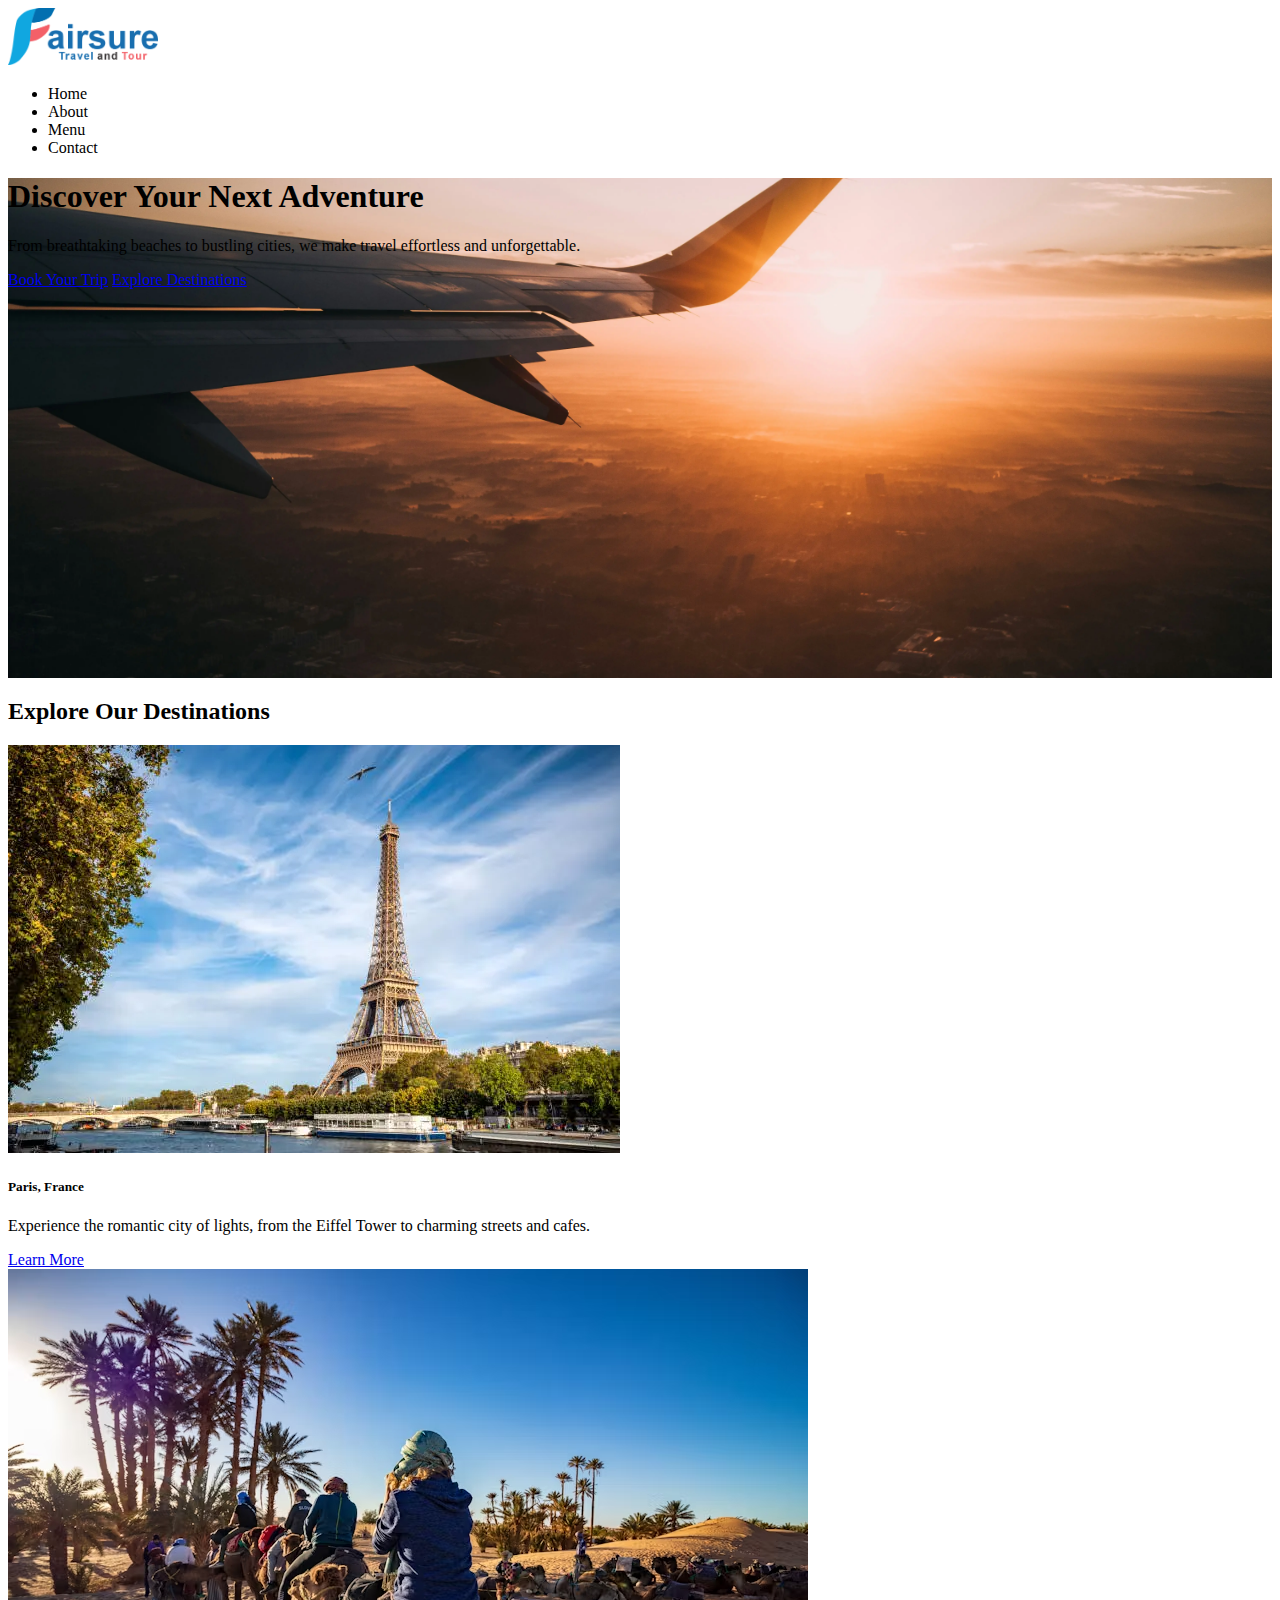
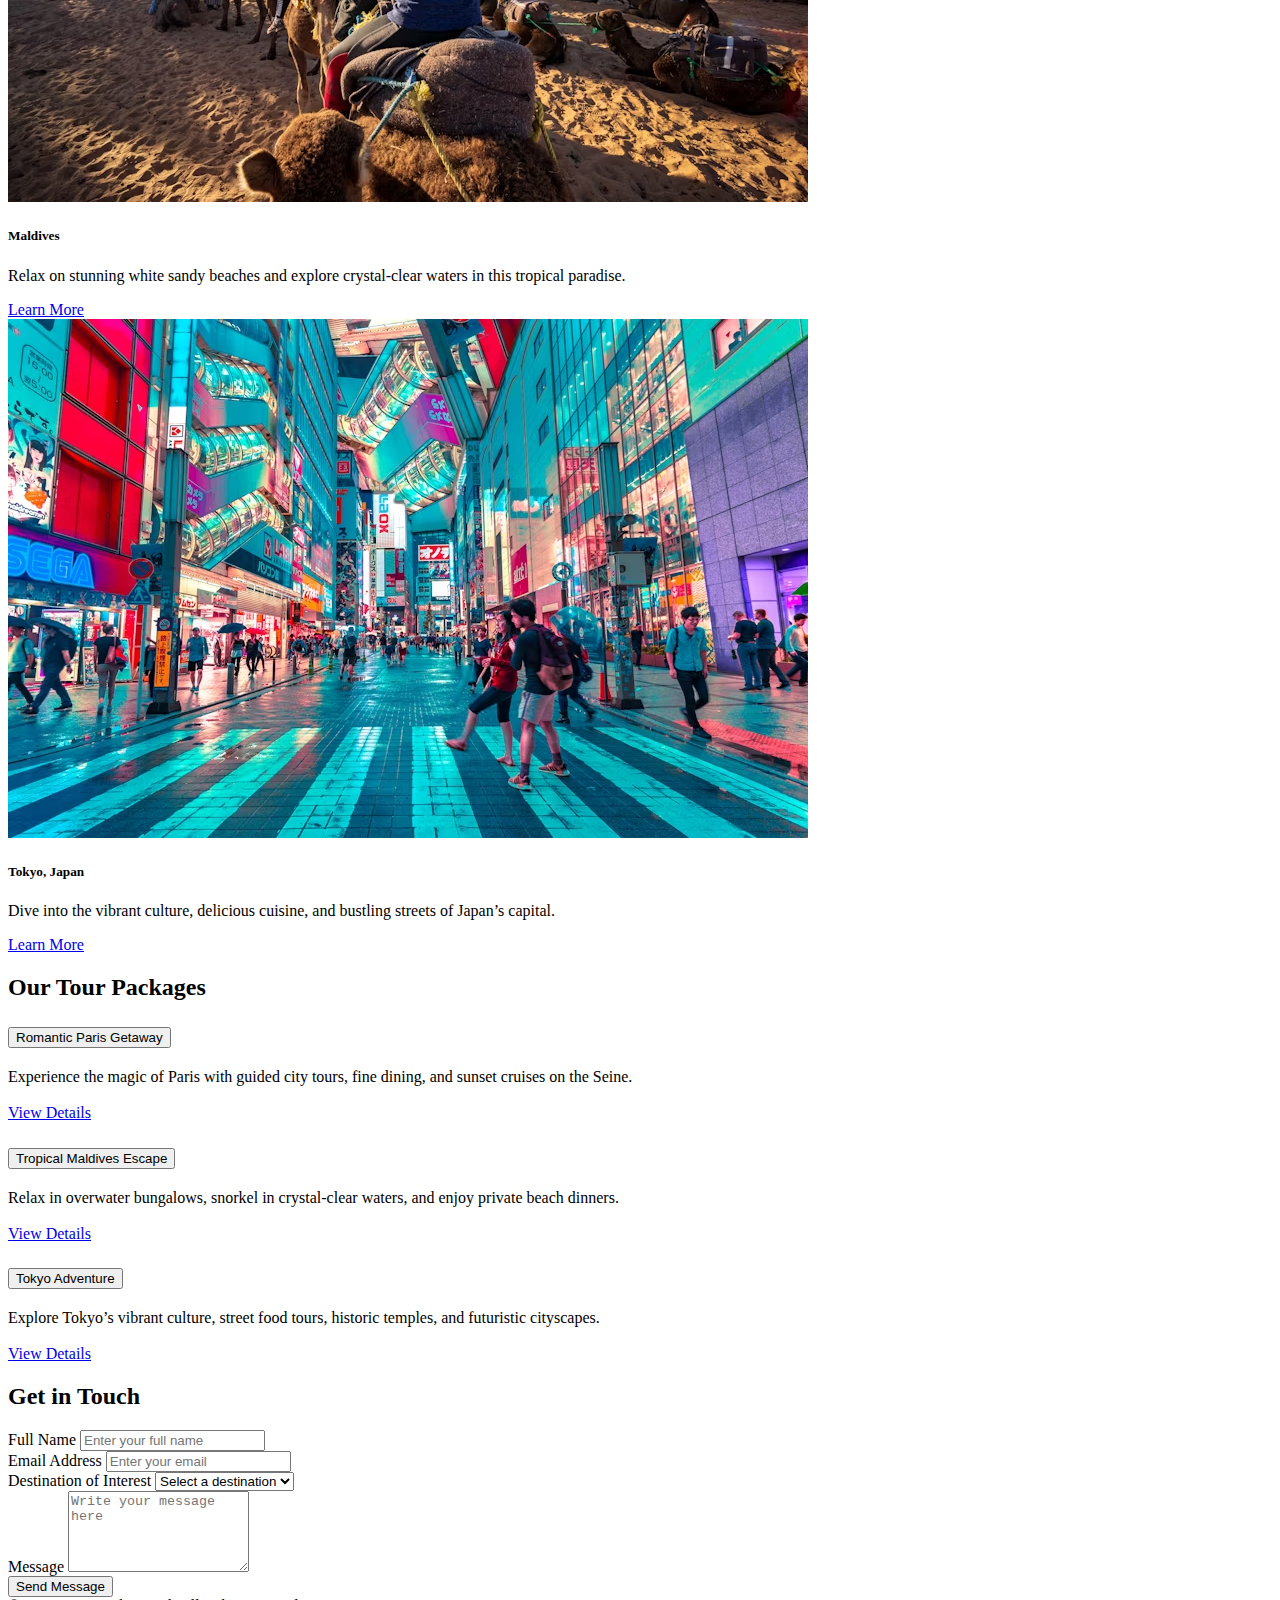
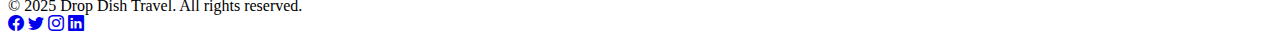
<file: checkpoints/Bootstrap Components Checkpoint/index.html>
<!DOCTYPE html>
<html lang="en">
	<head>
		<meta charset="UTF-8" />
		<meta name="viewport" content="width=device-width, initial-scale=1.0" />
		<title>Travel</title>
		<link
			href="https://cdn.jsdelivr.net/npm/bootstrap@5.3.8/dist/css/bootstrap.min.css"
			rel="stylesheet"
			integrity="sha384-sRIl4kxILFvY47J16cr9ZwB07vP4J8+LH7qKQnuqkuIAvNWLzeN8tE5YBujZqJLB"
			crossorigin="anonymous"
		/>
		<link
			rel="stylesheet"
			href="https://cdn.jsdelivr.net/npm/bootstrap-icons@1.10.5/font/bootstrap-icons.css"
		/>
	</head>
	<body>
		<div class="container">
			<section
				class="d-flex justify-content-between align-items-center py-2 mb-3"
				id="HeaderSection"
			>
				<div class="logo h-auto w-25">
					<img
						src="./images/logo.png"
						alt=""
						class=""
						style="max-width: 150px; height: auto"
					/>
				</div>
				<nav class="">
					<ul class="d-flex list-unstyled gap-3">
						<li>Home</li>
						<li>About</li>
						<li>Menu</li>
						<li>Contact</li>
					</ul>
				</nav>
			</section>
			<section class="" id="HeroSection">
				<div
					class="py-5 align-items-end row px-2 rounded-5"
					style="
						background-image: url('./images/bg7.webp');
						background-size: cover;
						background-position: center;
						height: 500px;
					"
				>
					<div class="">
						<h1 class="display-4 text-light fw-bold mb-3">
							Discover Your Next Adventure
						</h1>
						<p class="lead mb-4 text-light">
							From breathtaking beaches to bustling cities, we make travel
							effortless and unforgettable.
						</p>
						<a href="#Booking" class="btn btn-primary btn-lg me-3"
							>Book Your Trip</a
						>
						<a href="#Destinations" class="btn btn-outline-light btn-lg"
							>Explore Destinations</a
						>
					</div>
				</div>
			</section>
			<section class="" id="DestinationSections">
				<div class="container">
					<h2 class="text-center display-5 fw-bold my-5">
						Explore Our Destinations
					</h2>
					<div class="row g-4">
						<div class="col-md-4">
							<div class="card h-100">
								<img
									src="./images/paris.webp"
									class="card-img-top"
									alt="Paris"
								/>
								<div class="card-body d-flex flex-column">
									<h5 class="card-title">Paris, France</h5>
									<p class="card-text">
										Experience the romantic city of lights, from the Eiffel
										Tower to charming streets and cafes.
									</p>
									<a href="#Paris" class="btn btn-primary mt-auto"
										>Learn More</a
									>
								</div>
							</div>
						</div>

						<div class="col-md-4">
							<div class="card h-100">
								<img
									src="./images/sahara.avif"
									class="card-img-top"
									alt="Maldives"
								/>
								<div class="card-body d-flex flex-column">
									<h5 class="card-title">Maldives</h5>
									<p class="card-text">
										Relax on stunning white sandy beaches and explore
										crystal-clear waters in this tropical paradise.
									</p>
									<a href="#Maldives" class="btn btn-primary mt-auto"
										>Learn More</a
									>
								</div>
							</div>
						</div>

						<div class="col-md-4">
							<div class="card h-100">
								<img
									src="./images/tokyo.avif"
									class="card-img-top"
									alt="Tokyo"
								/>
								<div class="card-body d-flex flex-column">
									<h5 class="card-title">Tokyo, Japan</h5>
									<p class="card-text">
										Dive into the vibrant culture, delicious cuisine, and
										bustling streets of Japan’s capital.
									</p>
									<a href="#Tokyo" class="btn btn-primary mt-auto"
										>Learn More</a
									>
								</div>
							</div>
						</div>
					</div>
				</div>
			</section>
			<section id="Tours" class="py-5">
				<div class="container">
					<h2 class="text-center display-5 fw-bold mb-5">Our Tour Packages</h2>

					<div class="accordion" id="tourAccordion">
						<div class="accordion-item">
							<h2 class="accordion-header" id="tourOneHeading">
								<button
									class="accordion-button"
									type="button"
									data-bs-toggle="collapse"
									data-bs-target="#tourOne"
									aria-expanded="true"
									aria-controls="tourOne"
								>
									Romantic Paris Getaway
								</button>
							</h2>
							<div
								id="tourOne"
								class="accordion-collapse collapse show"
								aria-labelledby="tourOneHeading"
								data-bs-parent="#tourAccordion"
							>
								<div class="accordion-body">
									Experience the magic of Paris with guided city tours, fine
									dining, and sunset cruises on the Seine.
									<br /><br />
									<a href="#ParisDetails" class="btn btn-outline-primary btn-sm"
										>View Details</a
									>
								</div>
							</div>
						</div>

						<div class="accordion-item">
							<h2 class="accordion-header" id="tourTwoHeading">
								<button
									class="accordion-button collapsed"
									type="button"
									data-bs-toggle="collapse"
									data-bs-target="#tourTwo"
									aria-expanded="false"
									aria-controls="tourTwo"
								>
									Tropical Maldives Escape
								</button>
							</h2>
							<div
								id="tourTwo"
								class="accordion-collapse collapse"
								aria-labelledby="tourTwoHeading"
								data-bs-parent="#tourAccordion"
							>
								<div class="accordion-body">
									Relax in overwater bungalows, snorkel in crystal-clear waters,
									and enjoy private beach dinners.
									<br /><br />
									<a
										href="#MaldivesDetails"
										class="btn btn-outline-primary btn-sm"
										>View Details</a
									>
								</div>
							</div>
						</div>

						<div class="accordion-item">
							<h2 class="accordion-header" id="tourThreeHeading">
								<button
									class="accordion-button collapsed"
									type="button"
									data-bs-toggle="collapse"
									data-bs-target="#tourThree"
									aria-expanded="false"
									aria-controls="tourThree"
								>
									Tokyo Adventure
								</button>
							</h2>
							<div
								id="tourThree"
								class="accordion-collapse collapse"
								aria-labelledby="tourThreeHeading"
								data-bs-parent="#tourAccordion"
							>
								<div class="accordion-body">
									Explore Tokyo’s vibrant culture, street food tours, historic
									temples, and futuristic cityscapes.
									<br /><br />
									<a href="#TokyoDetails" class="btn btn-outline-primary btn-sm"
										>View Details</a
									>
								</div>
							</div>
						</div>
					</div>
				</div>
			</section>

			<section id="Contact" class="py-5 bg-light">
				<div class="container">
					<h2 class="text-center display-5 fw-bold mb-5">Get in Touch</h2>

					<div class="row justify-content-center">
						<div class="col-md-8">
							<form>
								<div class="mb-3">
									<label for="name" class="form-label">Full Name</label>
									<input
										type="text"
										class="form-control"
										id="name"
										placeholder="Enter your full name"
										required
									/>
								</div>

								<div class="mb-3">
									<label for="email" class="form-label">Email Address</label>
									<input
										type="email"
										class="form-control"
										id="email"
										placeholder="Enter your email"
										required
									/>
								</div>

								<div class="mb-3">
									<label for="destination" class="form-label"
										>Destination of Interest</label
									>
									<select class="form-select" id="destination" required>
										<option selected disabled>Select a destination</option>
										<option value="paris">Paris, France</option>
										<option value="maldives">Maldives</option>
										<option value="tokyo">Tokyo, Japan</option>
										<option value="safari">African Safari</option>
									</select>
								</div>

								<div class="mb-3">
									<label for="message" class="form-label">Message</label>
									<textarea
										class="form-control"
										id="message"
										rows="5"
										placeholder="Write your message here"
										required
									></textarea>
								</div>

								<div class="text-center">
									<button type="submit" class="btn btn-primary btn-lg">
										Send Message
									</button>
								</div>
							</form>
						</div>
					</div>
				</div>
			</section>

			<footer class="bg-dark text-white py-4 px-3">
				<div
					class="d-flex flex-column flex-md-row justify-content-between align-items-center"
				>
					<div class="mb-3 mb-md-0">
						&copy; 2025 Drop Dish Travel. All rights reserved.
					</div>

					<div>
						<a href="#" class="text-white me-3 fs-5"
							><i class="bi bi-facebook"></i
						></a>
						<a href="#" class="text-white me-3 fs-5"
							><i class="bi bi-twitter"></i
						></a>
						<a href="#" class="text-white me-3 fs-5"
							><i class="bi bi-instagram"></i
						></a>
						<a href="#" class="text-white fs-5"
							><i class="bi bi-linkedin"></i
						></a>
					</div>
				</div>
			</footer>
		</div>

		<script
			src="https://cdn.jsdelivr.net/npm/bootstrap@5.3.8/dist/js/bootstrap.bundle.min.js"
			integrity="sha384-FKyoEForCGlyvwx9Hj09JcYn3nv7wiPVlz7YYwJrWVcXK/BmnVDxM+D2scQbITxI"
			crossorigin="anonymous"
		></script>
	</body>
</html>
</file>
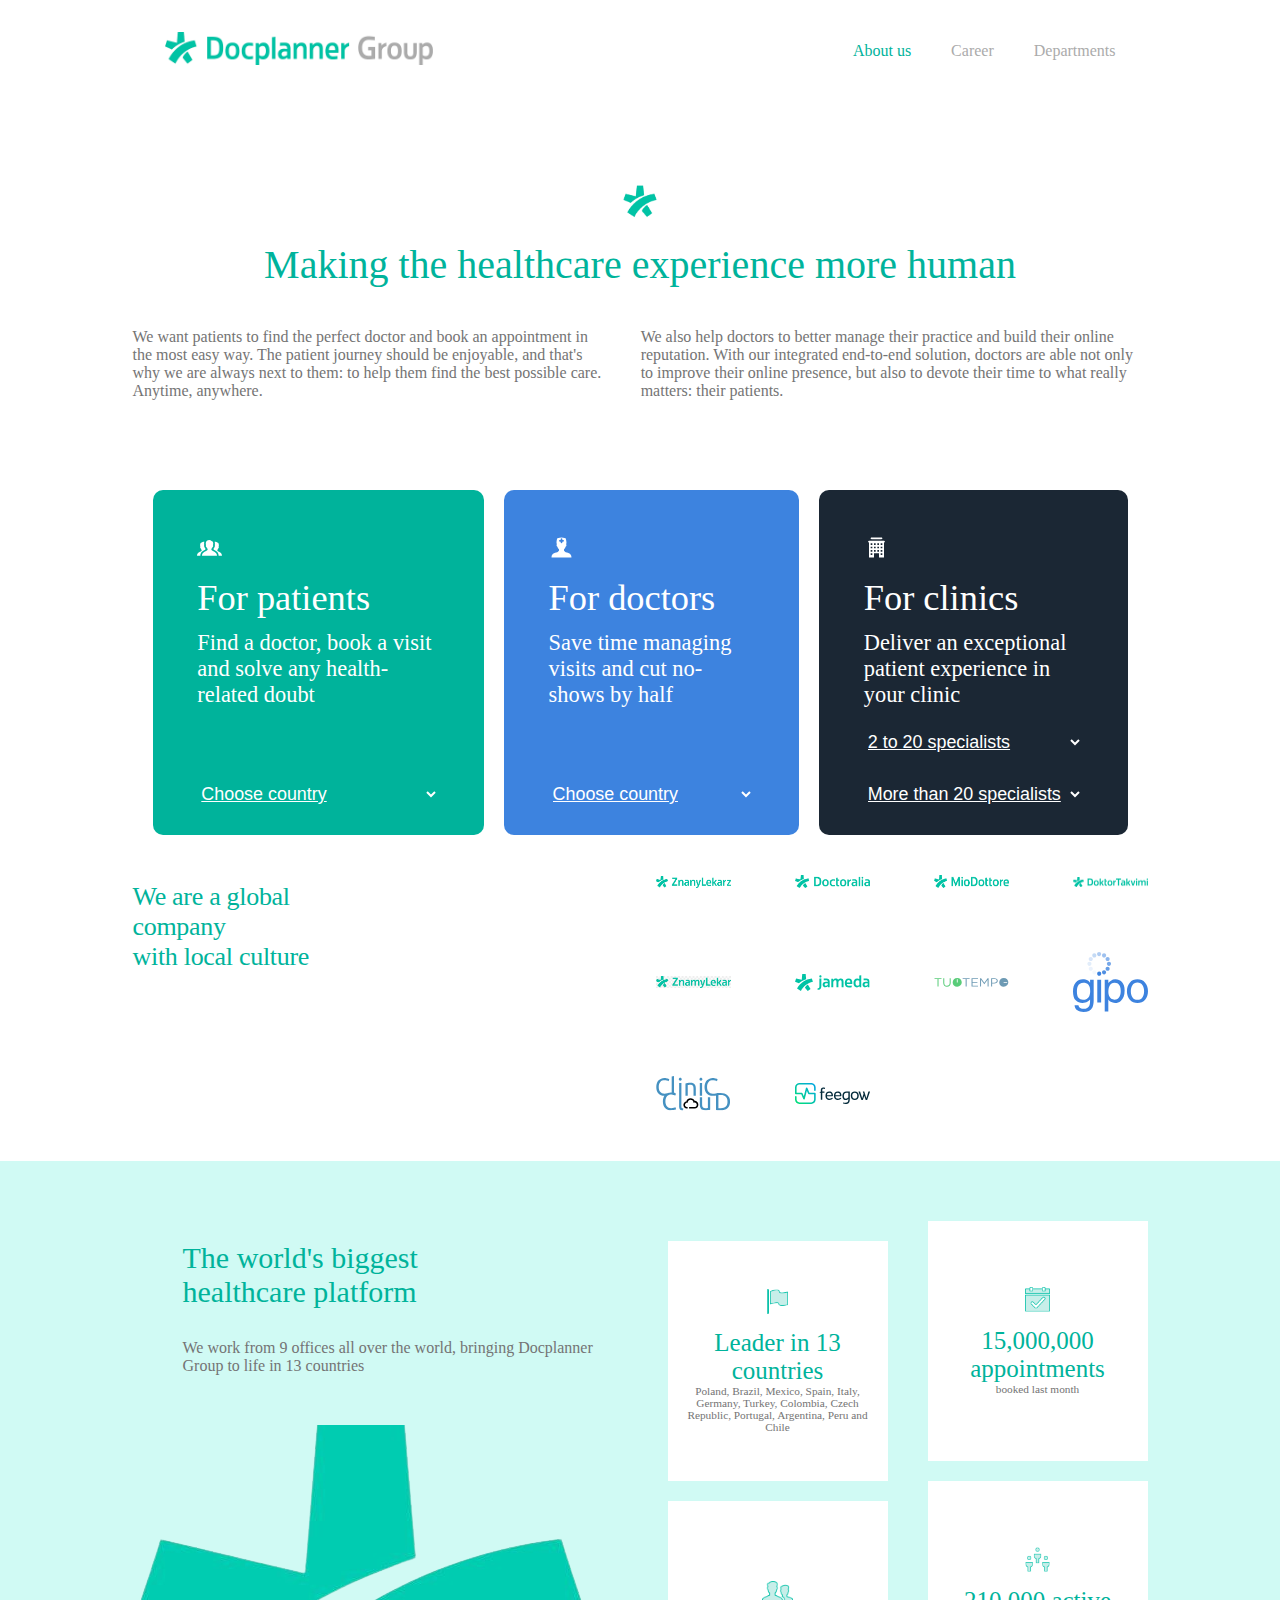
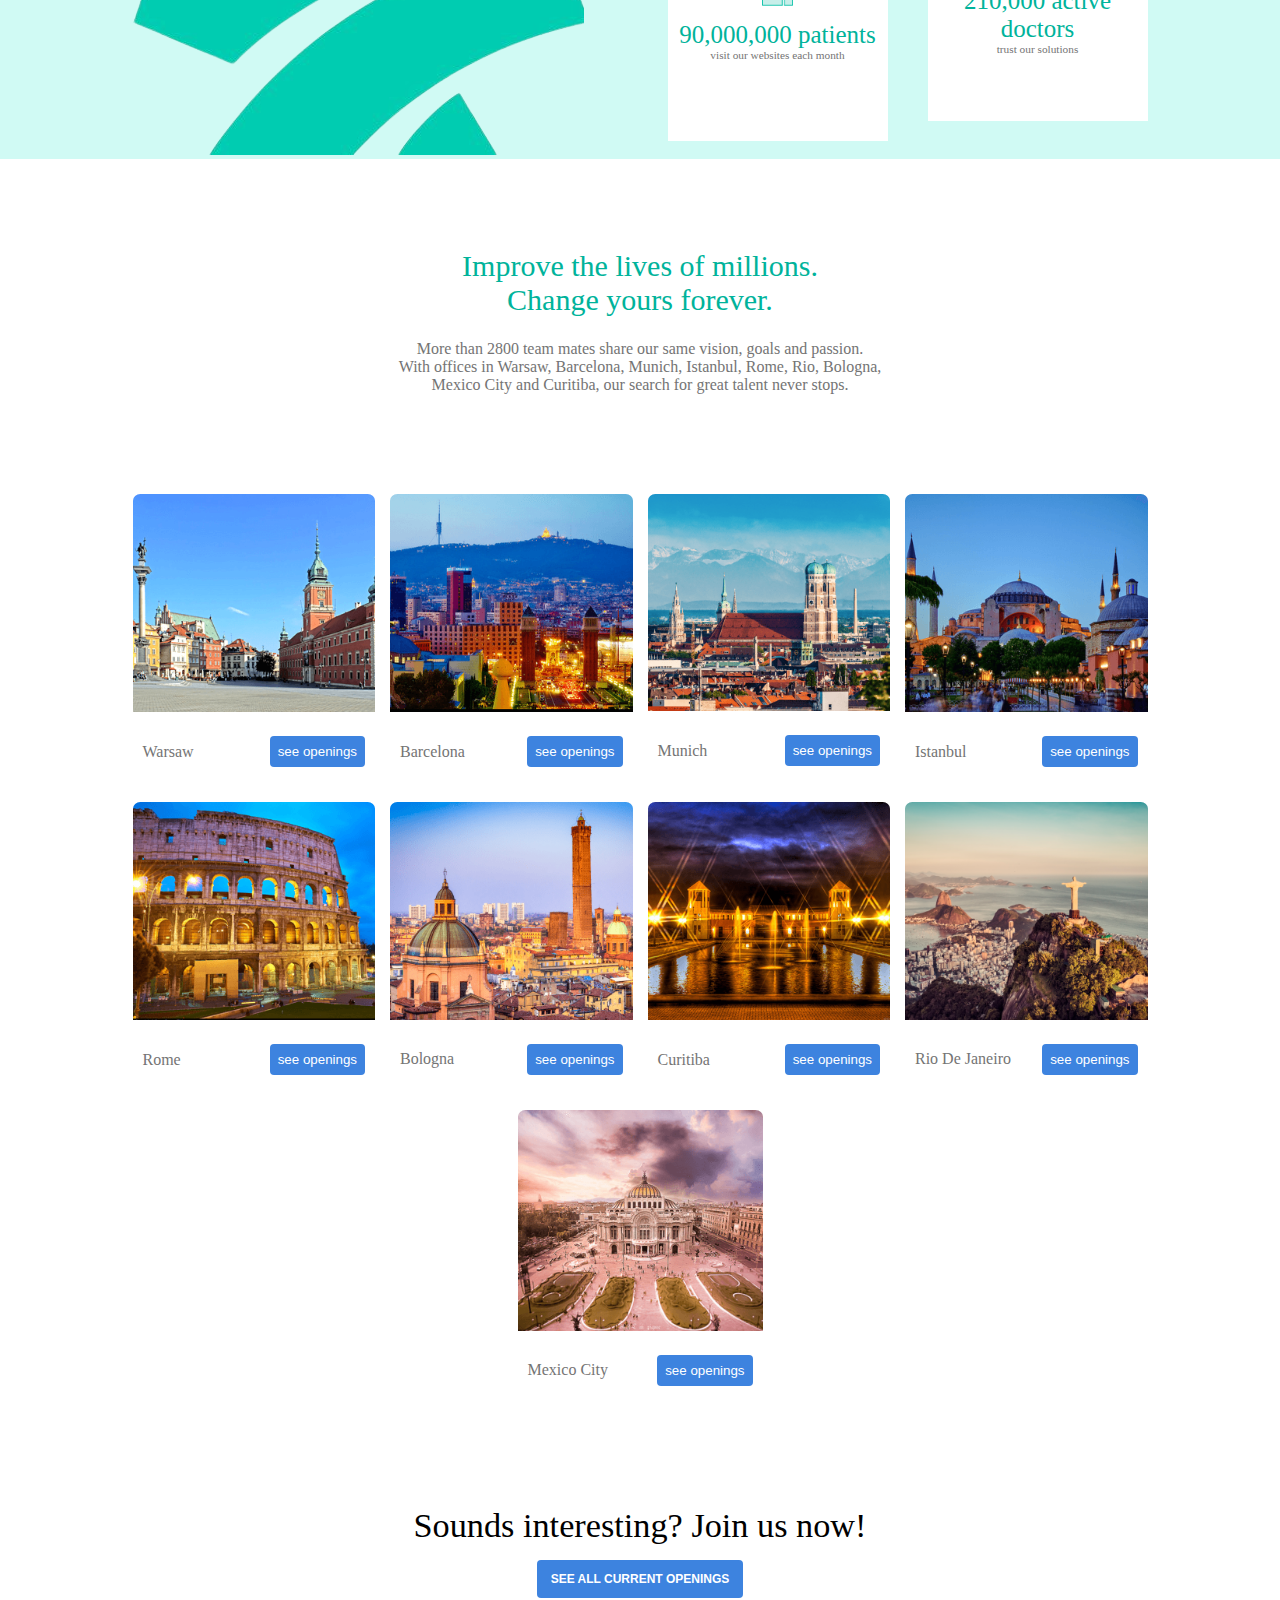
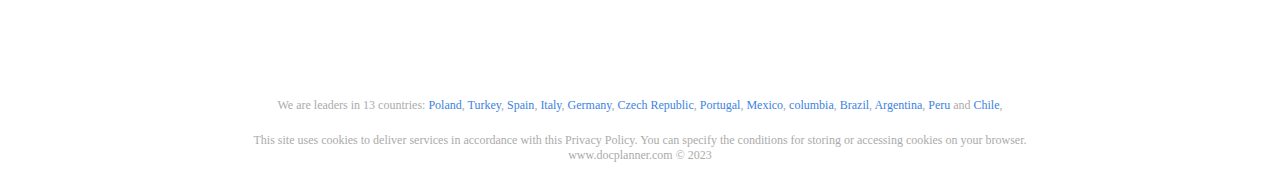
<file: checkpoints/CSS Layout Project/index.html>
<!DOCTYPE html>
<html lang="en">
	<head>
		<meta charset="UTF-8" />
		<meta name="viewport" content="width=device-width, initial-scale=1.0" />
		<title>Docplanner Group</title>
		<link rel="stylesheet" href="style.css" />
	</head>
	<body>
		<header class="flex header">
			<div class="">
				<a href="" class=""
					><img src="./Images/logos/FullLogo.webp" alt=""
				/></a>
			</div>
			<nav>
				<ul class="nav-links">
					<li><a href="#" id="about">About us</a></li>
					<li><a href="#" id="career" class="hover-green">Career</a></li>
					<li><a href="#" id="resume" class="hover-green">Departments</a></li>
				</ul>
			</nav>
		</header>

		<main class="">
			<section class="section1">
				<div class="">
					<div class="flex flex-col items-center">
						<img src="./Images/logos/logo.webp" alt="" height="40px" />
						<p class="green-text" id="slogan">
							Making the healthcare experience more human
						</p>
					</div>
				</div>
				<div class="twoparagraphs w-full">
					<div class="">
						<p class="">
							We want patients to find the perfect doctor and book an
							appointment in the most easy way. The patient journey should be
							enjoyable, and that's why we are always next to them: to help them
							find the best possible care. Anytime, anywhere.
						</p>
					</div>
					<div class="">
						<p class="">
							We also help doctors to better manage their practice and build
							their online reputation. With our integrated end-to-end solution,
							doctors are able not only to improve their online presence, but
							also to devote their time to what really matters: their patients.
						</p>
					</div>
				</div>
			</section>
			<section class="section2 flex">
				<div class="box box1">
					<div class="box-info">
						<img
							src="./Images/icons/icon-patients.svg"
							alt=""
							class="section2img"
						/>
						<p class="boxTitle">For patients</p>
						<p class="boxText">
							Find a doctor, book a visit and solve any health-related doubt
						</p>
					</div>

					<div class="select-container">
						<select name="" id="">
							<option value="">Choose country</option>
							<option value="#">Argentina</option>
							<option value="#">Brazil</option>
							<option value="#">Chile</option>
							<option value="#">Colombia</option>
							<option value="#">Czech</option>
							<option value="#">Germany</option>
							<option value="#">Italy</option>
							<option value="#">Mexico</option>
							<option value="#">Peru</option>
							<option value="#">Poland</option>
							<option value="#">Portugal</option>
							<option value="#">Spain</option>
							<option value="#">Turkey</option>
						</select>
					</div>
				</div>
				<div class="box box2">
					<div class="box-info">
						<img
							src="./Images/icons/icon-doctors.svg"
							alt=""
							class="section2img"
						/>
						<p class="boxTitle">For doctors</p>
						<p class="boxText">
							Save time managing visits and cut no-shows by half
						</p>
					</div>

					<div class="select-container">
						<select name="" id="">
							<option value="">Choose country</option>
							<option value="#">Argentina</option>
							<option value="#">Brazil</option>
							<option value="#">Chile</option>
							<option value="#">Colombia</option>
							<option value="#">Czech</option>
							<option value="#">Germany</option>
							<option value="#">Italy</option>
							<option value="#">Mexico</option>
							<option value="#">Peru</option>
							<option value="#">Poland</option>
							<option value="#">Portugal</option>
							<option value="#">Spain</option>
							<option value="#">Turkey</option>
						</select>
					</div>
				</div>
				<div class="box box3">
					<div class="box-info">
						<img
							src="./Images/icons/icon-clinics.svg"
							alt=""
							class="section2img"
						/>
						<p class="boxTitle">For clinics</p>
						<p class="boxText">
							Deliver an exceptional patient experience in your clinic
						</p>
					</div>

					<div class="select-container">
						<select name="" id="">
							<option value="">2 to 20 specialists</option>
							<option value="#">Brazil</option>
							<option value="#">Czech</option>
							<option value="#">Italy</option>
							<option value="#">Colombia</option>
							<option value="#">Czech</option>
							<option value="#">Germany</option>
							<option value="#">Italy</option>
						</select>
						<select name="" id="">
							<option value="">More than 20 specialists</option>
							<option value="#">Argentina</option>
							<option value="#">Brazil</option>
							<option value="#">Chile</option>
							<option value="#">Colombia</option>
							<option value="#">Czech</option>
						</select>
					</div>
				</div>
			</section>
			<section class="section3 flex">
				<div class="">
					<p class="sponsors-slogan green-text">
						We are a global <br />
						company <br />
						with local culture
					</p>
				</div>
				<div class="sponsors flex">
					<div class="flex sponsors-box sponsors-box1">
						<img src="./Images/logos/znanylekarz.webp" alt="" class="" />
						<img src="./Images/logos/Doctoralia.webp" alt="" class="" />
						<img src="./Images/logos/MioDottore.webp" alt="" class="" />
						<img src="./Images/logos/doktortakvimi.webp" alt="" class="" />
					</div>
					<div class="flex sponsors-box sponsors-box2">
						<img src="./Images/logos/Znamylekar.jpg" alt="" class="" />
						<img src="./Images/logos/logo-jameda.svg" alt="" class="" />
						<img src="./Images/logos/logo-tuotempo.svg" alt="" class="" />
						<img src="./Images/logos/logo-gipo-primary.svg" alt="" class="" />
					</div>

					<div class="flex sponsors-box sponsors-box3">
						<img src="./Images/logos/logo-clinicloud.svg" alt="" class="" />
						<img src="./Images/logos/logo-feegow.svg" alt="" class="" />
					</div>
				</div>
			</section>
			<div id="green-section">
				<section class="section4 flex">
					<div class="">
						<div id="section4-slogan-container">
							<h2 class="section-slogan green-text">
								The world's biggest <br />
								healthcare platform
							</h2>
							<p class="dark-text">
								We work from 9 offices all over the world, bringing Docplanner
								Group to life in 13 countries
							</p>
						</div>
						<div class="">
							<img src="./Images/logos/logocropped.webp" alt="" class="" />
						</div>
					</div>
					<div class="flex stats-container">
						<div class="stats-row down">
							<div class="stats-card">
								<img src="./Images/icons/flag.webp" alt="" class="" />
								<div class="">
									<p class="green-text">Leader in 13 countries</p>
									<p class="dark-text">
										Poland, Brazil, Mexico, Spain, Italy, Germany, Turkey,
										Colombia, Czech Republic, Portugal, Argentina, Peru and
										Chile
									</p>
								</div>
							</div>
							<div class="stats-card">
								<img src="./Images/icons/patients.webp" alt="" class="" />
								<div class="">
									<p class="green-text">90,000,000 patients</p>
									<p class="dark-text">visit our websites each month</p>
								</div>
							</div>
						</div>
						<div class="stats-row">
							<div class="stats-card">
								<img src="./Images/icons/visits.webp" alt="" class="" />
								<div class="">
									<p class="green-text">15,000,000 appointments</p>
									<p class="dark-text">booked last month</p>
								</div>
							</div>
							<div class="stats-card">
								<img src="./Images/icons/doctors.webp" alt="" class="" />
								<div class="">
									<p class="green-text">210,000 active doctors</p>
									<p class="dark-text">trust our solutions</p>
								</div>
							</div>
						</div>
					</div>
				</section>
			</div>

			<section class="section5">
				<div class="">
					<p class="green-text section-slogan text-center">
						Improve the lives of millions. <br />
						Change yours forever.
					</p>

					<p class="text-center dark-text">
						More than 2800 team mates share our same vision, goals and passion.
						<br />
						With offices in Warsaw, Barcelona, Munich, Istanbul, Rome, Rio,
						Bologna,
						<br />
						Mexico City and Curitiba, our search for great talent never stops.
					</p>
				</div>
			</section>
			<section class="section6">
				<div class="grid dark-text">
					<div class="place-card">
						<img src="./Images/places/warsaw.png" alt="" />
						<div class="openings-container">
							<p class="">Warsaw</p>
							<button>see openings</button>
						</div>
					</div>
					<div class="place-card">
						<img src="./Images/places/barcelona.webp" alt="" />
						<div class="openings-container">
							<p class="">Barcelona</p>
							<button>see openings</button>
						</div>
					</div>
					<div class="place-card">
						<img src="./Images/places/munich.webp" alt="" />
						<div class="openings-container">
							<p class="">Munich</p>
							<button>see openings</button>
						</div>
					</div>
					<div class="place-card">
						<img src="./Images/places/istanbul.webp" alt="" />
						<div class="openings-container">
							<p class="">Istanbul</p>
							<button>see openings</button>
						</div>
					</div>
					<div class="place-card">
						<img src="./Images/places/rome.webp" alt="" />
						<div class="openings-container">
							<p class="">Rome</p>
							<button>see openings</button>
						</div>
					</div>
					<div class="place-card">
						<img src="./Images/places/bologna.webp" alt="" />
						<div class="openings-container">
							<p class="">Bologna</p>
							<button>see openings</button>
						</div>
					</div>
					<div class="place-card">
						<img src="./Images/places/curitiba.webp" alt="" />
						<div class="openings-container">
							<p class="">Curitiba</p>
							<button>see openings</button>
						</div>
					</div>
					<div class="place-card">
						<img src="./Images/places/rio-janeiro.webp" alt="" />
						<div class="openings-container">
							<p class="">Rio De Janeiro</p>
							<button>see openings</button>
						</div>
					</div>
				</div>
				<div class="mexico">
					<div class="place-card">
						<img src="./Images/places/mexico-city.webp" alt="" />
						<div class="openings-container">
							<p class="dark-text">Mexico City</p>
							<button>see openings</button>
						</div>
					</div>
				</div>
			</section>
			<section class="section7">
				<p class="">Sounds interesting? Join us now!</p>
				<button class="see-openings">SEE ALL CURRENT OPENINGS</button>
			</section>
			<footer>
				<div class="">
					<p class="">
						We are leaders in 13 countries: <a href="#">Poland</a>,
						<a href="#">Turkey</a>, <a href="#">Spain</a>,
						<a href="#">Italy</a>, <a href="#">Germany</a>,
						<a href="#">Czech Republic</a>, <a href="#">Portugal</a>,
						<a href="#">Mexico</a>, <a href="#">columbia</a>,
						<a href="#">Brazil</a>, <a href="#">Argentina</a>,
						<a href="#">Peru</a> and <a href="#">Chile</a>,
					</p>

					<p class="">
						This site uses cookies to deliver services in accordance with this
						Privacy Policy. You can specify the conditions for storing or
						accessing cookies on your browser. <br />
						www.docplanner.com © 2023
					</p>
				</div>
			</footer>
		</main>
	</body>
</html>
</file>
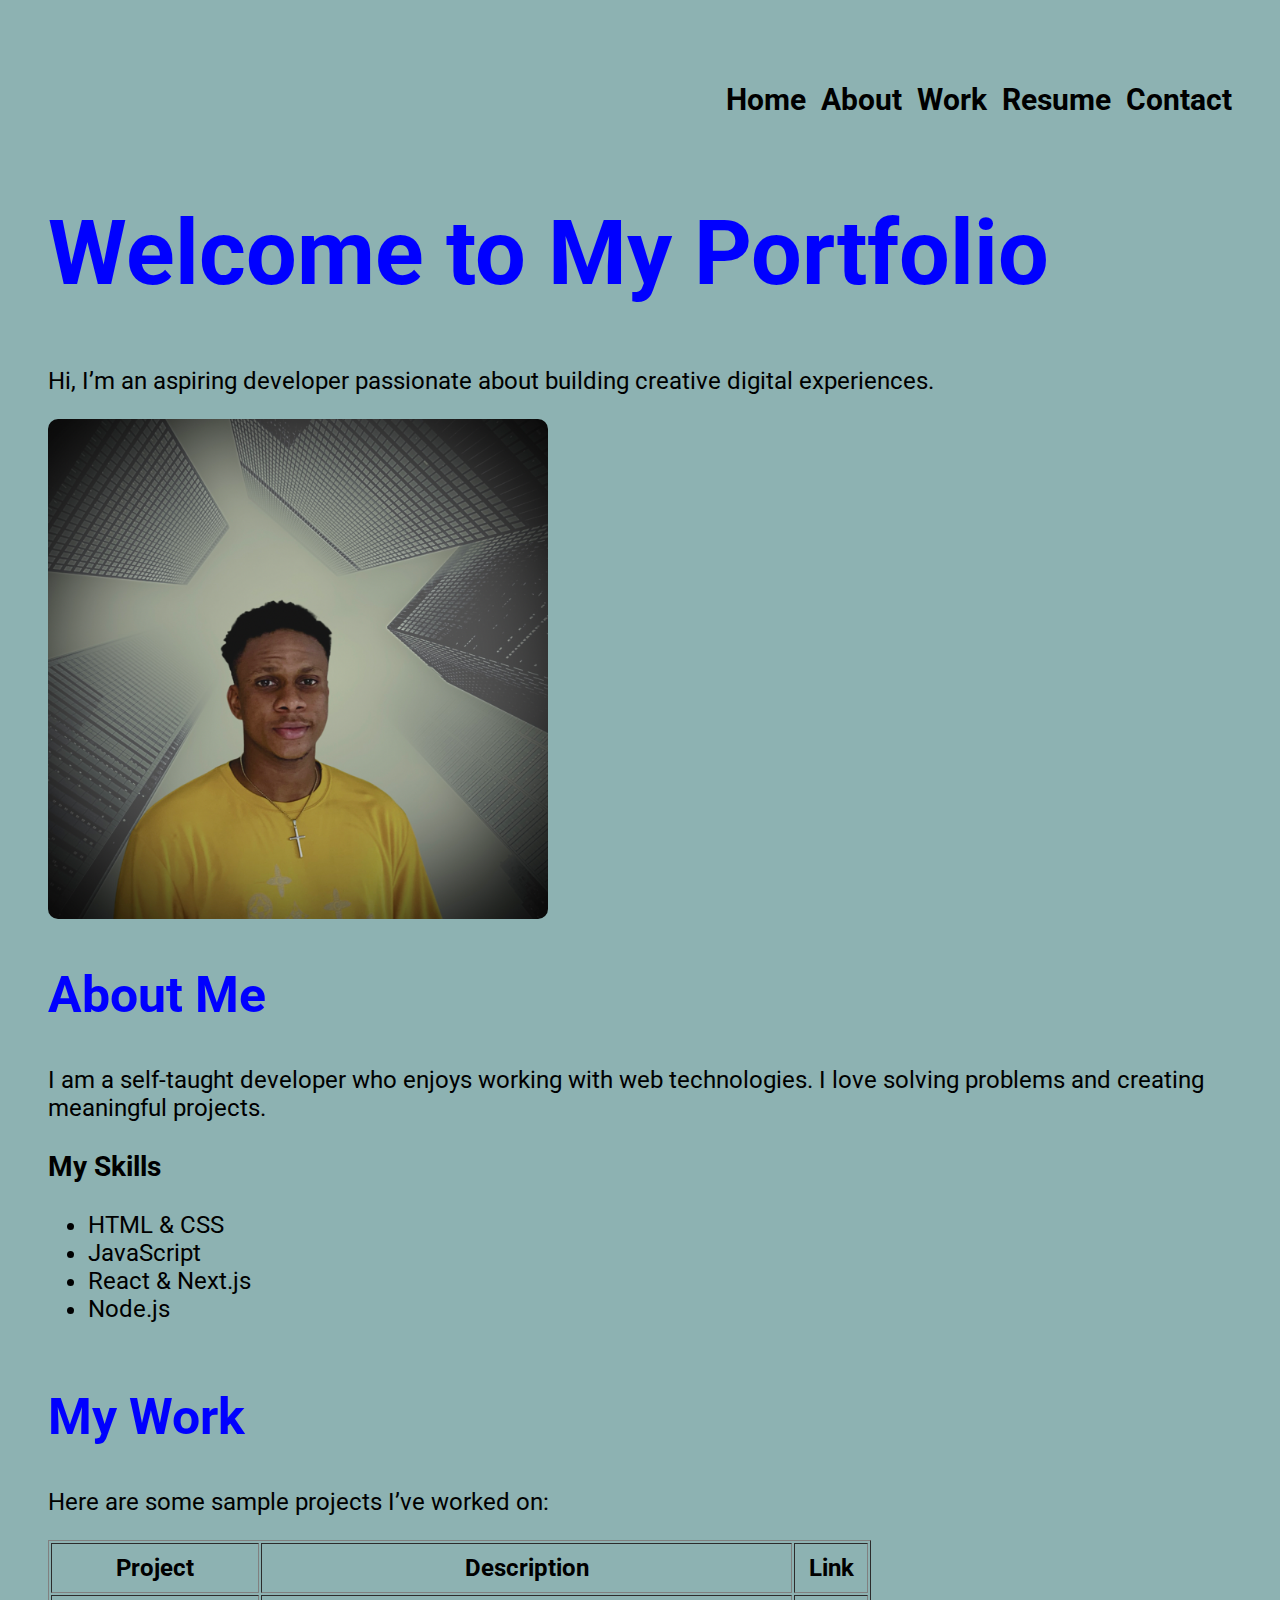
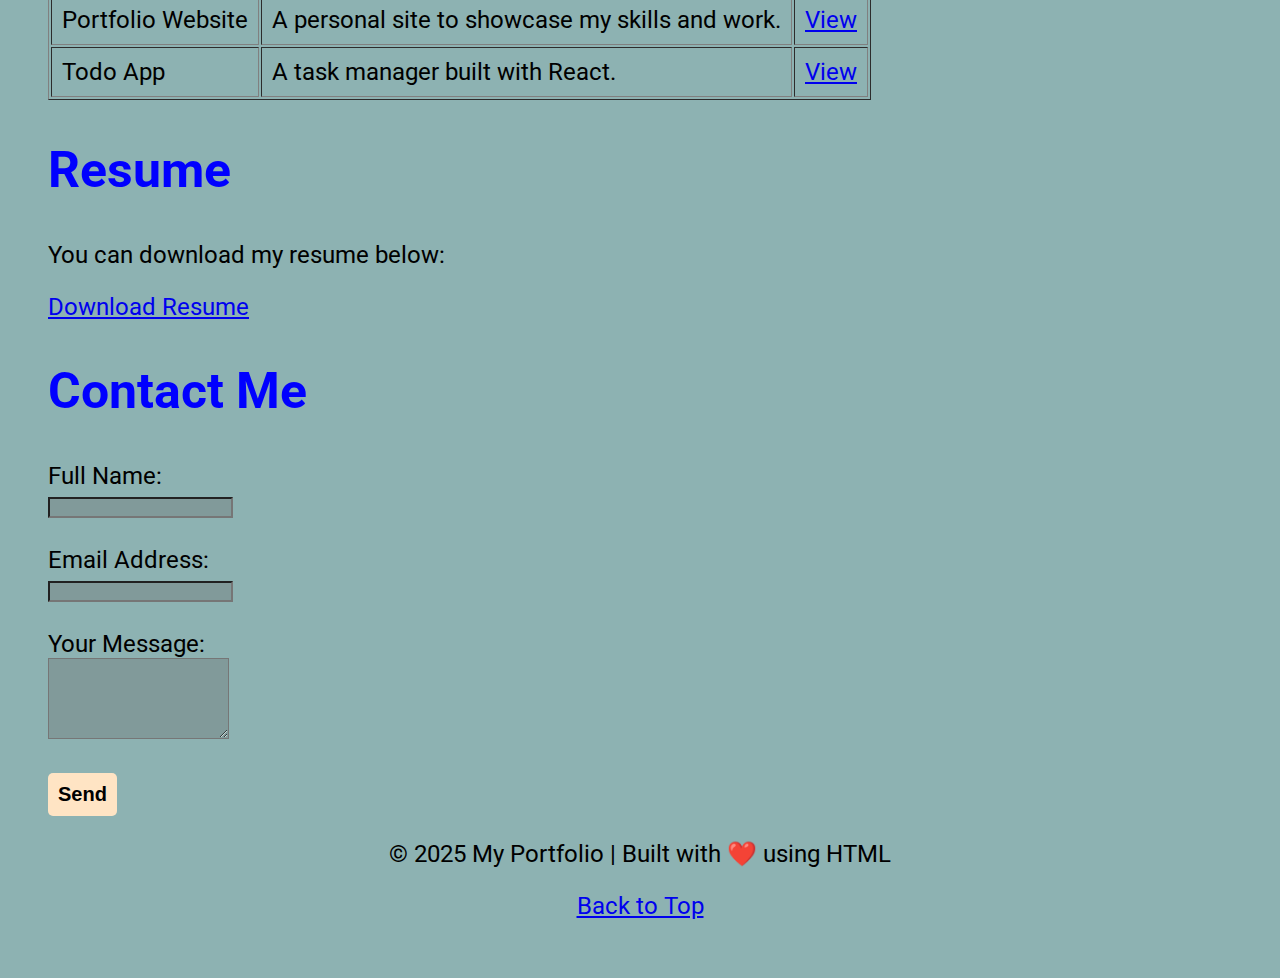
<file: checkpoints/CSS Project/index.html>
<!DOCTYPE html>
<html lang="en">
	<head>
		<meta charset="UTF-8" />
		<meta name="viewport" content="width=device-width, initial-scale=1.0" />
		<title>My Portfolio</title>
		<link rel="stylesheet" href="style.css" />
		<link
			href="https://fonts.googleapis.com/css2?family=Roboto:wght@400;500;700&display=swap"
			rel="stylesheet"
		/>
	</head>
	<body>
		<!-- Navigation -->
		<header class="">
			<nav class="">
				<ul class="nav-links">
					<li><a href="#home">Home</a></li>
					<li><a href="#about">About</a></li>
					<li><a href="#work">Work</a></li>
					<li><a href="#resume">Resume</a></li>
					<li><a href="#contact">Contact</a></li>
				</ul>
			</nav>
		</header>
		<div class="flex-container">
			<!-- Main Content -->
			<div id="main-content">
				<!-- Home Section -->
				<section class="header-section" id="home">
					<h1>Welcome to My Portfolio</h1>
					<p>
						Hi, I’m an aspiring developer passionate about building creative
						digital experiences.
					</p>

					<!-- Image -->
					<div class="profile-picture">
						<img src="./ProfilePicture Medium.png" alt="profile picture" />
					</div>
				</section>

				<!-- About Section -->
				<section class="" id="about">
					<h2>About Me</h2>
					<p>
						I am a self-taught developer who enjoys working with web
						technologies. I love solving problems and creating meaningful
						projects.
					</p>

					<!-- List Example -->
					<h3>My Skills</h3>
					<ul class="">
						<li>HTML & CSS</li>
						<li>JavaScript</li>
						<li>React & Next.js</li>
						<li>Node.js</li>
					</ul>
				</section>
			</div>

			<!-- Resume Section -->
			<div id="resume-section">
				<!-- Work Section -->
				<section id="work">
					<h2>My Work</h2>
					<p>Here are some sample projects I’ve worked on:</p>
					<table border="1" cellpadding="10">
						<tr>
							<th>Project</th>
							<th>Description</th>
							<th>Link</th>
						</tr>
						<tr>
							<td>Portfolio Website</td>
							<td>A personal site to showcase my skills and work.</td>
							<td><a href="#">View</a></td>
						</tr>
						<tr>
							<td>Todo App</td>
							<td>A task manager built with React.</td>
							<td><a href="#">View</a></td>
						</tr>
					</table>
				</section>

				<section id="resume">
					<h2>Resume</h2>
					<p>You can download my resume below:</p>
					<a href="resume.pdf" download>Download Resume</a>
				</section>

				<!-- Contact Section -->
				<section id="contact">
					<h2>Contact Me</h2>
					<form class="contact-form" action="#" method="post">
						<label for="name">Full Name:</label><br />
						<input type="text" id="name" name="name" required /><br /><br />

						<label for="email">Email Address:</label><br />
						<input type="email" id="email" name="email" required /><br /><br />

						<label for="message">Your Message:</label><br />
						<textarea id="message" name="message" rows="5" required></textarea
						><br /><br />

						<button type="submit">Send</button>
					</form>
				</section>
			</div>
		</div>

		<!-- Footer -->
		<footer>
			<p>&copy; 2025 My Portfolio | Built with ❤️ using HTML</p>
			<nav>
				<a href="#home">Back to Top</a>
			</nav>
		</footer>
	</body>
</html>
</file>
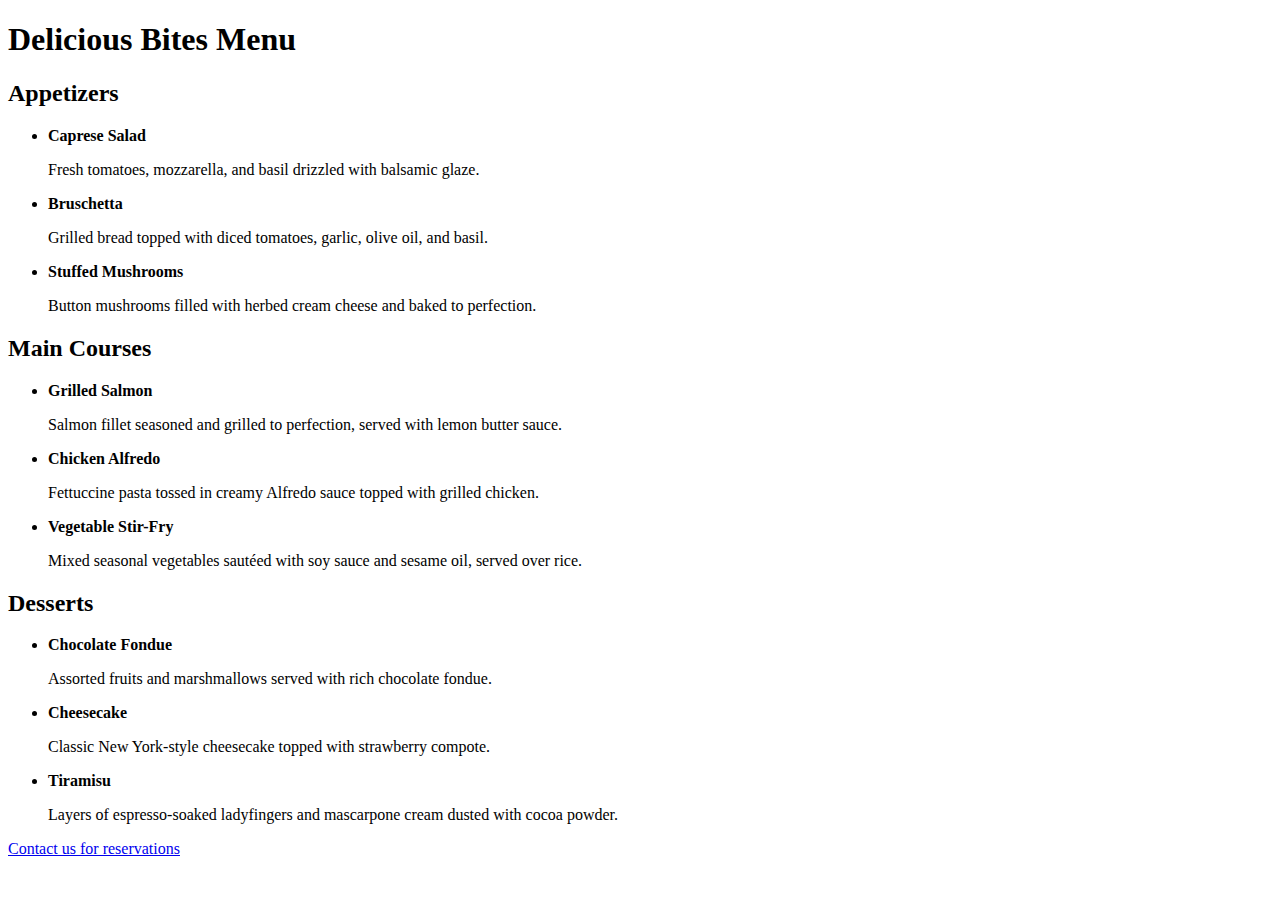
<file: checkpoints/HTML Project2/index.html>
<!DOCTYPE html>

<html lang="en">
	<head>
		<meta charset="UTF-8" />

		<meta name="viewport" content="width=device-width, initial-scale=1.0" />

		<title>Delicious Bites Menu</title>
	</head>

	<body>
		<h1>Delicious Bites Menu</h1>

		<h2>Appetizers</h2>
		<ul>
			<li>
				<strong>Caprese Salad</strong>
				<p>
					Fresh tomatoes, mozzarella, and basil drizzled with balsamic glaze.
				</p>
			</li>
			<li>
				<strong>Bruschetta</strong>
				<p>
					Grilled bread topped with diced tomatoes, garlic, olive oil, and
					basil.
				</p>
			</li>
			<li>
				<strong>Stuffed Mushrooms</strong>
				<p>
					Button mushrooms filled with herbed cream cheese and baked to
					perfection.
				</p>
			</li>
		</ul>

		<h2>Main Courses</h2>
		<ul>
			<li>
				<strong>Grilled Salmon</strong>
				<p>
					Salmon fillet seasoned and grilled to perfection, served with lemon
					butter sauce.
				</p>
			</li>
			<li>
				<strong>Chicken Alfredo</strong>
				<p>
					Fettuccine pasta tossed in creamy Alfredo sauce topped with grilled
					chicken.
				</p>
			</li>
			<li>
				<strong>Vegetable Stir-Fry</strong>
				<p>
					Mixed seasonal vegetables sautéed with soy sauce and sesame oil,
					served over rice.
				</p>
			</li>
		</ul>

		<h2>Desserts</h2>
		<ul>
			<li>
				<strong>Chocolate Fondue</strong>
				<p>
					Assorted fruits and marshmallows served with rich chocolate fondue.
				</p>
			</li>
			<li>
				<strong>Cheesecake</strong>
				<p>Classic New York-style cheesecake topped with strawberry compote.</p>
			</li>
			<li>
				<strong>Tiramisu</strong>
				<p>
					Layers of espresso-soaked ladyfingers and mascarpone cream dusted with
					cocoa powder.
				</p>
			</li>
		</ul>

		<p><a href="contact.html">Contact us for reservations</a></p>
	</body>
</html>
</file>
<file: checkpoints/CSS Layout Project/style.css>
* {
	margin: 0;
	padding: 0;
	box-sizing: border-box;
}

body {
	margin: 0 auto;
	max-width: 1015px;
	padding: 0px 0px;
	flex-direction: column;
}

.flex {
	display: flex;
}

.flex-col {
	flex-direction: column;
}

.items-center {
	align-items: center;
}

header {
	justify-content: space-between;
	padding: 2rem;
	/* position: fixed; */
	top: 0;
	width: 1015px;
	display: flex;
	align-items: center;
	background-color: #fff;
	z-index: 1000;
}

.hover-green:hover {
	color: #00b39b;
}

header img {
	height: 33px;
	width: 268px;
}

section {
	width: 100%;
}

.section1 {
	margin-top: 5rem;
}

main {
	width: 100%;
}

.nav-links {
	display: flex;
	gap: 40px;
}

.nav-links li {
	list-style: none;
}

.nav-links li a {
	font-size: 16px;
	text-decoration: none;
	color: #ababab;
}

.nav-links li:first-child a {
	color: #00b39b;
}

.green-text {
	color: #00b39b;
}

.dark-text {
	color: #747474;
}

#slogan {
	font-size: 2.5rem;
	font-weight: lighter;
	padding-top: 20px;
	padding-bottom: 10px;
}

.twoparagraphs {
	display: flex;
	color: #747474;
	padding: 30px 0;
	gap: 30px;
	font-size: 16px;
}

.w-full {
	width: 100%;
}

.section2 {
	justify-content: space-between;
	gap: 20px;
	color: #fff;
	font-size: 1.4em;
	margin: 3.75rem auto 2.5rem;
	padding: 0 20px;
}

.select-container {
	display: flex;
	flex-direction: column;
}

.box1 {
	background-color: #00b39b;
}

.box2 {
	background-color: #3d83df;
}

.box3 {
	background-color: #1b2734;
}

.box {
	padding: 2em 2em 0;
	display: flex;
	flex-direction: column;
	justify-content: space-between;
	height: 345px;
	border-radius: 10px;
}

.box img {
	width: 25px;
}

.box p.boxTitle {
	font-size: 1.625em;
	padding: 0.3em 0;
}

.boxText {
	padding-bottom: 10px;
}

.section2 select {
	margin-bottom: 30px;
	background-color: transparent;
	color: #fff;
	border-width: 0ch;
	text-decoration: underline;
	font-size: 0.8em;
}

.sponsors-box img {
	width: 75px;
	object-fit: contain;
}

.sponsors-box {
	gap: 4rem;
}

.sponsors {
	flex-direction: column;
	gap: 4rem;
}

.section3 {
	justify-content: space-between;
}

.sponsors-slogan {
	letter-spacing: -0.3px;
	font-size: 1.625em;
	font-weight: 300;
	margin: 0.25em 0 0.35em;
}

.section4 {
	max-width: 1015px;
	justify-content: space-between;
}

#green-section {
	margin-top: 50px;
	padding-top: 60px;
	background-color: #d0faf4;
	position: relative;
	width: 100vw;
	left: 50%;
	right: 50%;
	margin-left: -50vw;
	margin-right: -50vw;
	display: flex;
	justify-content: center;
}

.section-slogan {
	font-weight: 100;
	font-size: 30px;
}

#section4-slogan-container {
	padding-top: 20px;
	padding-left: 50px;
	display: flex;
	flex-direction: column;
	gap: 30px;
}

#section4-slogan-container .dark-text {
	margin-bottom: 50px;
	max-width: 450px;
}

.stats-card {
	background-color: #fff;
	width: 220px;
	height: 240px;
	display: flex;
	flex-direction: column;
	align-items: center;
	justify-content: center;
	text-align: center;
	gap: 15px;
	padding: 10px;
}

.stats-row {
	display: flex;
	flex-direction: column;
	gap: 20px;
}

.stats-card div p:first-child {
	font-weight: 100;
	font-size: 25px;
}

.stats-card div .dark-text {
	font-size: 11.3px;
}

.stats-card img {
	height: 25px;
}

.stats-container {
	gap: 40px;
}

.stats-row.down {
	margin-top: 20px;
}

.text-center {
	text-align: center;
}

.section5 {
	padding-top: 70px;
}

.section5 .dark-text {
	margin: 22.4px 0;
}

.section5 .section-slogan {
	margin: 20px 0 10px;
}

.section6 {
	margin: 100px 0px;
	display: flex;
	flex-direction: column;
	gap: 15px;
}

.grid {
	display: grid;
	grid-template-columns: repeat(4, 1fr);
	grid-template-rows: repeat(2, auto);
	gap: 15px;
}

.section6 img {
	width: 100%;
	border-radius: 3% 3% 0% 0%;
}

.openings-container {
	display: flex;
	justify-content: space-between;
	padding: 20px 10px;
	align-items: center;
}

.openings-container:hover {
	box-shadow: 0 8px 10px rgb(16, 15, 15, 0.2);
}

button {
	background-color: #3d83df;
	border: none;
	color: #fff;
	padding: 8px;
	border-radius: 4px;
}

.mexico {
	display: flex;
	flex-direction: column;
	align-items: center;
	justify-content: center;
}

.mexico .place-card {
	width: 245px;
}

.place-card {
	border-radius: 3%;
	width: fit-content;
}

.place-card:hover {
	box-shadow: 0 0px 10px rgb(17, 15, 15, 0.3);
}

.section7 p {
	font-size: 2.1428571429em;
	font-weight: 100;
	text-align: center;
}

.section7 {
	display: flex;
	flex-direction: column;
	align-items: center;
	gap: 15px;
	margin-bottom: 100px;
}

.section7 button {
	width: fit-content;
	font-size: 12px;
	padding: 12px 14px;
	font-weight: 700;
}

footer {
	font-size: 12px;
	text-align: center;
	color: #ababab;
	margin-bottom: 10px;
}

footer a {
	color: #3d83df;
	text-decoration: none;
}

footer a:hover {
	text-decoration: underline;
}

footer div {
	display: flex;
	flex-direction: column;
	gap: 20px;
}
</file>
<file: checkpoints/CSS Project/style.css>
nav {
	display: inline;
}

.nav-links {
	display: flex;
	gap: 15px;
	list-style: none;
	justify-content: flex-end;
}

ul a {
	text-decoration: none;
	color: black;
	font-size: 30px;
	font-weight: bold;
}

div.profile-picture img {
	border-radius: 10px;
	width: 500px;
}

body {
	background-color: rgb(141, 178, 178);
	font-family: "Roboto", sans-serif;
	padding: 50px 40px;
	font-size: x-large;
}

textarea {
	background-color: rgb(129, 154, 154);
}

input {
	background-color: rgb(129, 154, 154);
}

.header-section h1 {
	font-size: 90px;
	color: blue;
}

.flex-container {
	display: flex;
	flex-direction: column;
}

footer {
	width: 100%;
	display: flex;
	flex-direction: column;
	justify-content: center;
	align-items: center;
}

section h2 {
	font-size: 50px;
	color: blue;
}

.contact-form button {
	border-radius: 5px;
	background-color: bisque;
	border-width: 0ch;
	color: black;
	font-size: 20px;
	font-weight: 700;
	padding: 10px;
}
</file>
